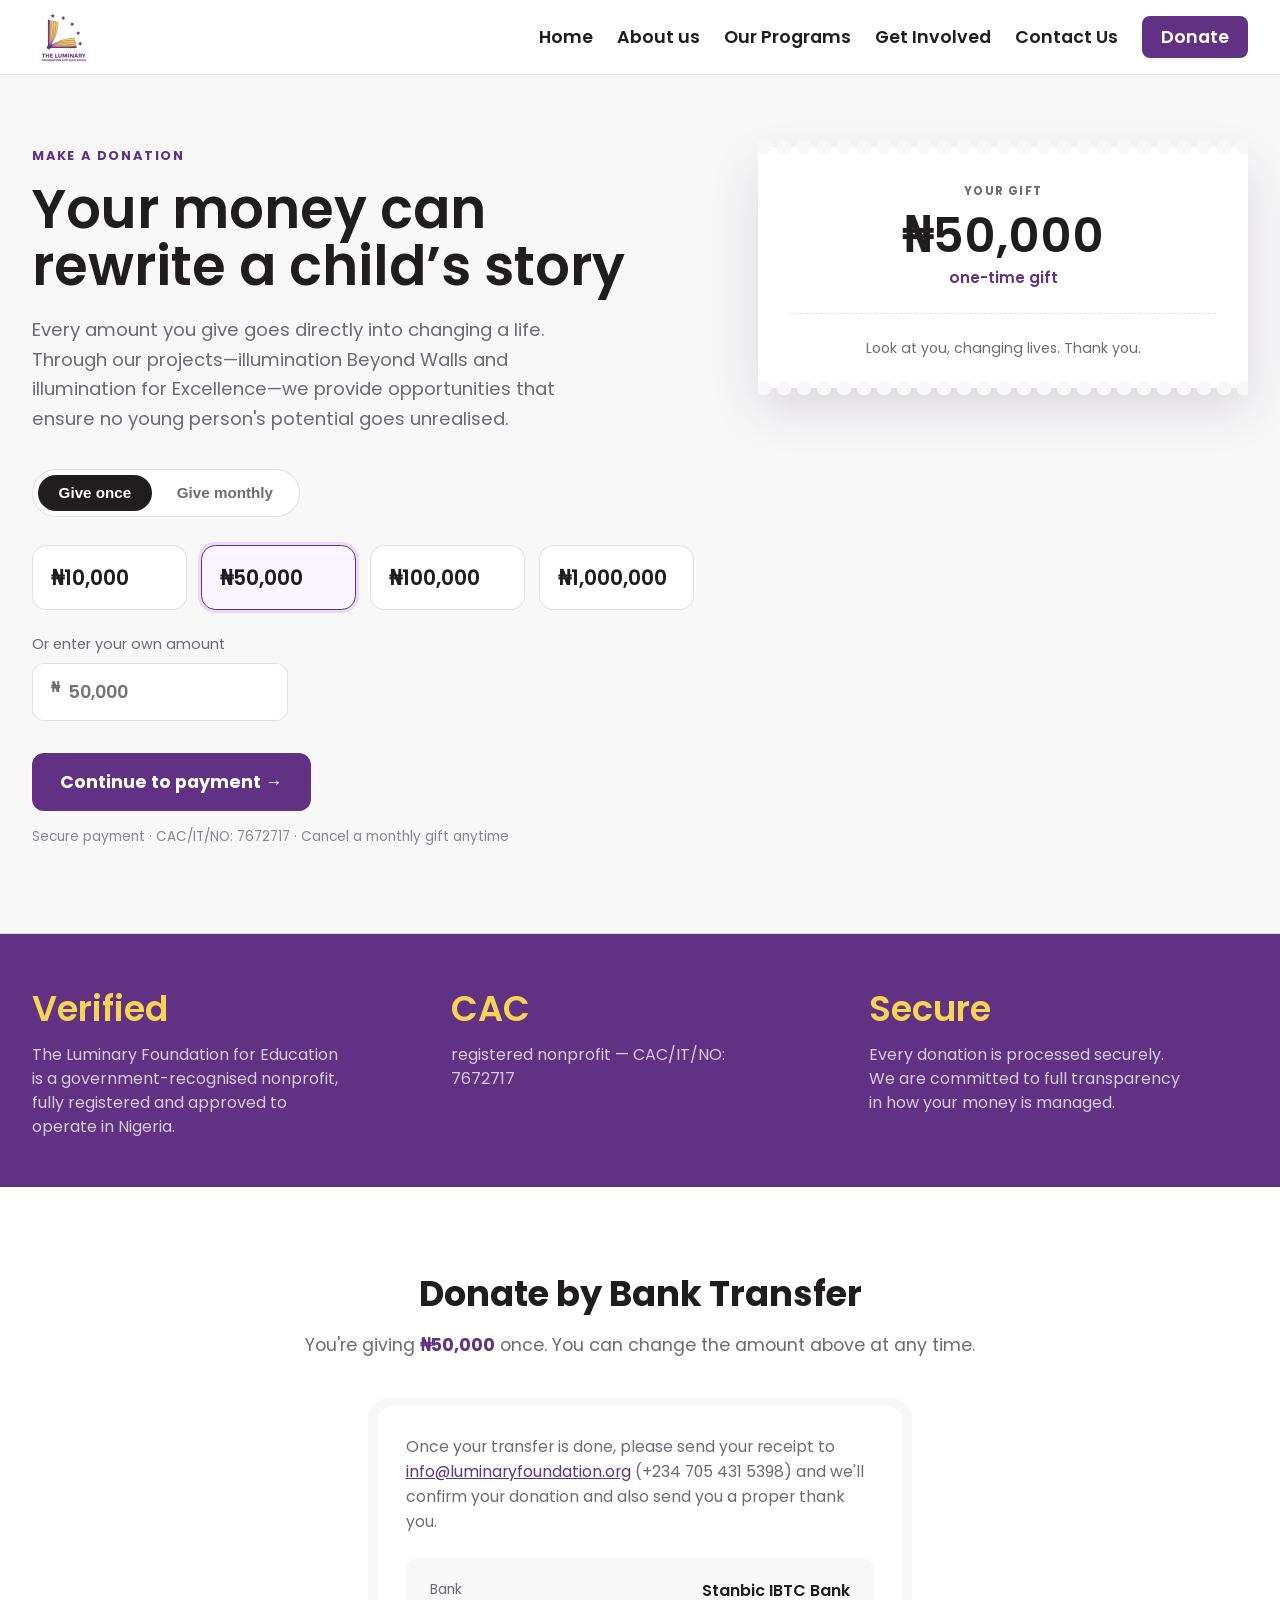
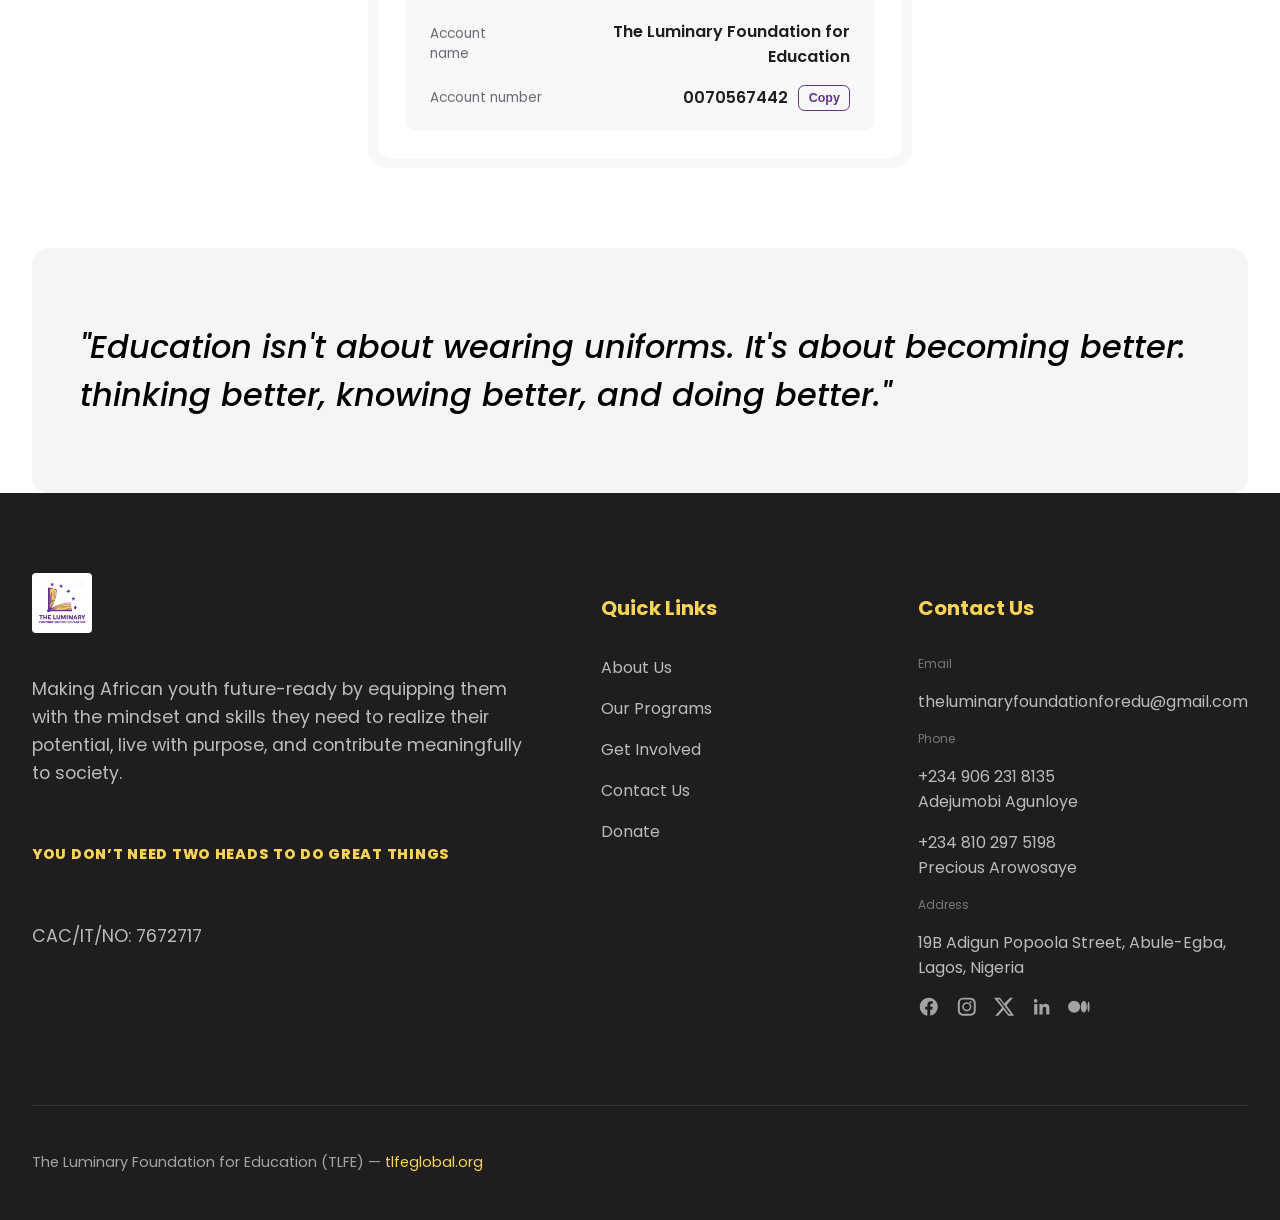
<file: donate.html>
<!DOCTYPE html>
<html lang="en">
  <head>
    <meta charset="UTF-8" />
    <meta name="viewport" content="width=device-width, initial-scale=1.0" />
    <link rel="stylesheet" href="css/styles.css" />
    <link rel="stylesheet" href="css/donate.css" />
    <link rel="preconnect" href="https://fonts.googleapis.com" />
    <link rel="preconnect" href="https://fonts.gstatic.com" crossorigin />
    <link href="https://fonts.googleapis.com/css2?family=Poppins:wght@400;500;600;700;800&display=swap" rel="stylesheet"/>
    <link rel="icon" type="image/png" href="img/transparent-tlfe-logo.png">
    <title>Donate — The Luminary Foundation for Education</title>
  </head>
  <body class="donate-page">
    <header class="header__shell">
      <div class="limit">
        <div class="header__layout">
          <a href="index.html"><img src="img/transparent-tlfe-logo.png" alt="luminary-logo" /></a>
          <button class="nav-toggle" type="button" aria-label="Toggle navigation" aria-expanded="false">
            <span></span>
            <span></span>
            <span></span>
          </button>
          <nav class="site-header__nav">
            <ul>
              <li class="site-header-nav-item">
                <a href="index.html" class="site-header-nav-links">Home</a>
              </li>
              <li class="site-header-nav-item">
                <a href="about_us.html" class="site-header-nav-links">About us</a>
              </li>
              <li class="site-header-nav-item">
                <a href="index.html#our-programs" class="site-header-nav-links">Our Programs</a>
              </li>
              <li class="site-header-nav-item">
                <a href="index.html#get-involved" class="site-header-nav-links">Get Involved</a>
              </li>
              <li class="site-header-nav-item">
                <a href="donate.html#site-footer" class="site-header-nav-links">Contact Us</a>
              </li>
              <li class="site-header-nav-item">
                <a href="donate.html" class="site-header-nav-links donate-link" aria-current="page">Donate</a>
              </li>
            </ul>
          </nav>
        </div>
      </div>
    </header>

    <main>
      <!-- HERO / GIVING PANEL -->
      <section class="give__shell">
        <div class="limit">
          <div class="give__layout">

            <div class="give-form">
              <p class="give-eyebrow">Make a donation</p>
              <h1 class="give-headline">Your money can <br>rewrite a child’s story</h1>
              <p class="give-subhead">
                Every amount you give goes directly into changing a life. Through our projects—illumination Beyond Walls and illumination for Excellence—we provide opportunities that ensure no young person's potential goes unrealised.
              </p>

              <div class="give-frequency" role="radiogroup" aria-label="Donation frequency">
                <button type="button" class="freq-btn is-active" data-freq="once" role="radio" aria-checked="true">Give once</button>
                <button type="button" class="freq-btn" data-freq="monthly" role="radio" aria-checked="false">Give monthly</button>
              </div>

              <div class="give-tiers" role="radiogroup" aria-label="Donation amount">
                <button type="button" class="tier-btn" data-amount="10000" role="radio" aria-checked="false">
                  <span class="tier-amount">&#8358;10,000</span>
                </button>
                <button type="button" class="tier-btn is-active" data-amount="50000" role="radio" aria-checked="true">
                  <span class="tier-amount">&#8358;50,000</span>
                </button>
                <button type="button" class="tier-btn" data-amount="100000" role="radio" aria-checked="false">
                  <span class="tier-amount">&#8358;100,000</span>
                </button>
                <button type="button" class="tier-btn" data-amount="1000000" role="radio" aria-checked="false">
                  <span class="tier-amount">&#8358;1,000,000</span>
                </button>
              </div>

              <label class="give-custom" for="custom-amount">
                <span>Or enter your own amount</span>
                <div class="give-custom-input">
                  <span class="currency-prefix">&#8358;</span>
                  <input type="number" id="custom-amount" inputmode="numeric" min="100" step="100" placeholder="50,000" />
                </div>
              </label>

              <a href="#payment" class="give-cta">
                Continue to payment &rarr;
              </a>
              <p class="give-fineprint">Secure payment · CAC/IT/NO: 7672717 · Cancel a monthly gift anytime</p>
            </div>

            <div class="receipt-wrap" aria-live="polite">
              <div class="receipt">
                <p class="receipt-eyebrow">Your gift</p>
                <p class="receipt-total-amount" id="receipt-total">&#8358;50,000</p>
                <p class="receipt-total-label" id="receipt-freq-label">one-time gift</p>
                <div class="receipt-divider"></div>
                <p class="receipt-footnote" id="receipt-footnote">
                  Look at you, changing lives. Thank you.
                </p>
              </div>
            </div>

          </div>
        </div>
      </section>

      <!-- TRUST ROW -->
      <section class="trust__shell">
        <div class="limit">
          <div class="trust-row">
            <div class="trust-item">
              <span class="trust-figure">Verified</span>
              <span class="trust-text">The Luminary Foundation for Education is a government-recognised nonprofit, fully registered and approved to operate in Nigeria.</span>
            </div>
            <div class="trust-item">
              <span class="trust-figure">CAC</span>
              <span class="trust-text">registered nonprofit — CAC/IT/NO: 7672717</span>
            </div>
            <div class="trust-item">
              <span class="trust-figure">Secure</span>
              <span class="trust-text">Every donation is processed securely. We are committed to full transparency in how your money is managed.</span>
            </div>
          </div>
        </div>
      </section>

      <!-- PAYMENT -->
      <section class="payment__shell" id="payment">
        <div class="limit">
          <div class="payment__layout">
            <div class="payment-intro">
              <h2>Donate by Bank Transfer</h2>
              <p>You're giving <strong id="payment-amount-echo">&#8358;50,000</strong> <span id="payment-freq-echo">once</span>. You can change the amount above at any time.</p>
            </div>

            <div class="payment-panel">
              <!-- <div class="payment-tabs" role="tablist" aria-label="Payment method">
                <button type="button" class="pay-tab is-active" data-tab="card" role="tab" aria-selected="true">Debit or credit card</button>
                <button type="button" class="pay-tab" data-tab="transfer" role="tab" aria-selected="false">Bank transfer</button>
              </div> -->

              <!-- <div class="payment-view is-active" data-view="card" role="tabpanel">
                <p class="payment-view-copy">
                  Lorem ipsum dolor sit amet, consectetur adipiscing elit sed do
                  eiusmod tempor incididunt.
                </p>
                <button type="button" class="pay-submit" id="card-submit">
                  Pay <span id="card-amount">&#8358;10,000</span> now &rarr;
                </button>
              </div> -->

              <div class="payment-view" data-view="transfer" role="tabpanel">
                <p class="payment-view-copy">
                  Once your transfer is done, please send your
                  receipt to
                  <a href="mailto:info@luminaryfoundation.org">info@luminaryfoundation.org</a> (+234 705 431 5398) and we'll confirm your donation and also send you a proper thank you.
                </p>
                <div class="transfer-card">
                  <div class="transfer-row">
                    <span class="transfer-label">Bank</span>
                    <span class="transfer-value">Stanbic IBTC Bank</span>
                  </div>
                  <div class="transfer-row">
                    <span class="transfer-label">Account name</span>
                    <span class="transfer-value">The Luminary Foundation for Education</span>
                  </div>
                  <div class="transfer-row">
                    <span class="transfer-label">Account number</span>
                    <span class="transfer-value transfer-account">
                      <span id="account-number">0070567442</span>
                      <button type="button" class="copy-btn" id="copy-account" aria-label="Copy account number">Copy</button>
                    </span>
                  </div>
                </div>
              </div>
            </div>
          </div>
        </div>
      </section>

      <!-- QUOTE -->
      <section class="article__shell">
        <div class="limit">
          <div class="edu-quote-container">
            <h2>
              "Education isn't about wearing uniforms. It's about becoming
              better: thinking better, knowing better, and doing better."
            </h2>
          </div>
        </div>
      </section>
    </main>

    <footer id="site-footer">
      <div class="footer-container">
        <div class="upper-footer">
          <div class="about-footer">
            <div class="footer-logo">
              <img src="img/tlfe-logo.jpg" alt="TLFE Logo" />
            </div>
            <p>
              Making African youth future-ready by equipping them with the
              mindset and skills they need to realize their potential, live with
              purpose, and contribute meaningfully to society.
            </p>
            <p class="footer-tagline">You don’t need two heads to do great things</p>
            <p class="cac-reg">CAC/IT/NO: 7672717</p>
          </div>

          <div class="links-footer">
            <h3>Quick Links</h3>
            <nav>
              <a href="about_us.html">About Us</a>
              <a href="programs.html">Our Programs</a>
              <a href="index.html#get-involved">Get Involved</a>
              <a href="donate.html#site-footer">Contact Us</a>
              <a href="donate.html">Donate</a>
            </nav>
          </div>

          <div class="contact-footer">
            <h3>Contact Us</h3>
            <div class="contact-info">
              <span class="contact-label">Email</span>
              <p>theluminaryfoundationforedu@gmail.com</p>

              <span class="contact-label">Phone</span>
              <p>+234 906 231 8135 <br> Adejumobi Agunloye</p>
              <p> +234 810 297 5198 <br> Precious Arowosaye</p>

              <span class="contact-label">Address</Address></span>
              <p>19B Adigun Popoola Street, Abule-Egba, Lagos, Nigeria</p>

              <div class="footer-socials">
                <a href="https://web.facebook.com/profile.php?id=61572305584378" target="_blank" rel="noopener" aria-label="Facebook">
                  <svg viewBox="0 0 24 24" fill="currentColor"><path d="M22 12.06C22 6.5 17.52 2 12 2S2 6.5 2 12.06c0 5 3.66 9.15 8.44 9.94v-7.03H7.9v-2.91h2.54V9.85c0-2.5 1.49-3.89 3.77-3.89 1.09 0 2.24.2 2.24.2v2.46h-1.26c-1.24 0-1.63.77-1.63 1.56v1.88h2.78l-.44 2.91h-2.34V22c4.78-.79 8.44-4.94 8.44-9.94Z"/></svg>
                </a>
                <a href="https://www.instagram.com/theluminaryfoundationforedu/" target="_blank" rel="noopener" aria-label="Instagram">
                  <svg viewBox="0 0 24 24" fill="currentColor"><path d="M12 2c2.72 0 3.06.01 4.12.06 1.06.05 1.79.22 2.43.47.66.26 1.22.6 1.77 1.15.55.55.9 1.11 1.15 1.77.25.64.42 1.37.47 2.43.05 1.06.06 1.4.06 4.12s-.01 3.06-.06 4.12c-.05 1.06-.22 1.79-.47 2.43-.26.66-.6 1.22-1.15 1.77-.55.55-1.11.9-1.77 1.15-.64.25-1.37.42-2.43.47-1.06.05-1.4.06-4.12.06s-3.06-.01-4.12-.06c-1.06-.05-1.79-.22-2.43-.47-.66-.26-1.22-.6-1.77-1.15-.55-.55-.9-1.11-1.15-1.77-.25-.64-.42-1.37-.47-2.43C2.01 15.06 2 14.72 2 12s.01-3.06.06-4.12c.05-1.06.22-1.79.47-2.43.26-.66.6-1.22 1.15-1.77.55-.55 1.11-.9 1.77-1.15.64-.25 1.37-.42 2.43-.47C8.94 2.01 9.28 2 12 2Zm0 1.8c-2.67 0-2.99.01-4.04.06-.87.04-1.34.18-1.66.3-.42.16-.72.36-1.03.67-.31.31-.51.61-.67 1.03-.12.32-.26.79-.3 1.66C4.25 9.01 4.24 9.33 4.24 12s.01 2.99.06 4.04c.04.87.18 1.34.3 1.66.16.42.36.72.67 1.03.31.31.61.51 1.03.67.32.12.79.26 1.66.3 1.05.05 1.37.06 4.04.06s2.99-.01 4.04-.06c.87-.04 1.34-.18 1.66-.3.42-.16.72-.36 1.03-.67.31-.31.51-.61.67-1.03.12-.32.26-.79.3-1.66.05-1.05.06-1.37.06-4.04s-.01-2.99-.06-4.04c-.04-.87-.18-1.34-.3-1.66a2.77 2.77 0 0 0-.67-1.03 2.77 2.77 0 0 0-1.03-.67c-.32-.12-.79-.26-1.66-.3C14.99 3.81 14.67 3.8 12 3.8Zm0 3.06a5.14 5.14 0 1 1 0 10.28 5.14 5.14 0 0 1 0-10.28Zm0 1.8a3.34 3.34 0 1 0 0 6.68 3.34 3.34 0 0 0 0-6.68Zm5.34-1.99a1.2 1.2 0 1 1-2.4 0 1.2 1.2 0 0 1 2.4 0Z"/></svg>
                </a>
                <a href="https://x.com/tlfeglobal" target="_blank" rel="noopener" aria-label="X (Twitter)">
                  <svg viewBox="0 0 24 24" fill="currentColor"><path d="M18.9 2h3.3l-7.2 8.24L23.5 22h-6.62l-5.18-6.78L5.75 22H2.44l7.7-8.82L1 2h6.79l4.68 6.2Zm-1.16 18h1.83L7.35 3.9H5.38Z"/></svg>
                </a>
                <a href="https://www.linkedin.com/company/the-luminary-foundation-for-education" target="_blank" rel="noopener" aria-label="LinkedIn">
                  <svg viewBox="0 0 24 24" fill="currentColor"><path d="M20.45 20.45h-3.56v-5.57c0-1.33-.02-3.03-1.85-3.03-1.85 0-2.14 1.45-2.14 2.94v5.66H9.34V9h3.42v1.56h.05c.48-.9 1.64-1.85 3.38-1.85 3.6 0 4.27 2.37 4.27 5.46v6.28ZM5.34 7.43a2.07 2.07 0 1 1 0-4.13 2.07 2.07 0 0 1 0 4.13ZM7.12 20.45H3.56V9h3.56v11.45Z"/></svg>
                </a>
                <a href="https://theluminaryfoundationforedu.medium.com/" target="_blank" rel="noopener" aria-label="Medium">
                  <svg viewBox="0 0 24 24" fill="currentColor"><path d="M13.54 12a6.72 6.72 0 0 1-6.72 6.72A6.72 6.72 0 0 1 .1 12a6.72 6.72 0 0 1 6.72-6.72A6.72 6.72 0 0 1 13.54 12Zm7.42 0c0 3.54-1.5 6.42-3.36 6.42-1.85 0-3.36-2.88-3.36-6.42s1.5-6.42 3.36-6.42c1.85 0 3.36 2.87 3.36 6.42Zm3.04 0c0 3.17-.53 5.75-1.18 5.75-.65 0-1.18-2.57-1.18-5.75s.53-5.75 1.18-5.75c.65 0 1.18 2.57 1.18 5.75Z"/></svg>
                </a>
              </div>
            </div>
          </div>
        </div>

        <hr />

        <div class="lower-footer">
          <p>
            The Luminary Foundation for Education (TLFE) &mdash;
            <a href="https://tlfeglobal.org">tlfeglobal.org</a>
          </p>
          <!-- <div class="legal-links">
            <a href="privacy-policy.html">Privacy Policy</a>
            <a href="terms.html">Terms of Service</a>
            <a href="transparency.html">Transparency</a>
          </div> -->
        </div>
      </div>
    </footer>

    <script>
      document.querySelectorAll('.nav-toggle').forEach((button) => {
        button.addEventListener('click', () => {
          const layout = button.closest('.header__layout');
          const nav = layout.querySelector('.site-header__nav');
          const isOpen = nav.classList.toggle('is-open');
          button.setAttribute('aria-expanded', String(isOpen));
        });
      });
    </script>

    <script>
      (function () {
        const nf = new Intl.NumberFormat('en-NG');
        const fmt = (n) => '\u20A6' + nf.format(n);

        const state = { amount: 50000, freq: 'once' };

        const receiptTotal = document.getElementById('receipt-total');
        const receiptFreqLabel = document.getElementById('receipt-freq-label');
        const paymentAmountEcho = document.getElementById('payment-amount-echo');
        const paymentFreqEcho = document.getElementById('payment-freq-echo');
        // const cardAmount = document.getElementById('card-amount');
        const customInput = document.getElementById('custom-amount');

        function render() {
          receiptTotal.textContent = fmt(state.amount);
          receiptFreqLabel.textContent = state.freq === 'monthly' ? 'every month' : 'one-time gift';

          const freqWord = state.freq === 'monthly' ? 'every month' : 'once';
          paymentAmountEcho.textContent = fmt(state.amount);
          paymentFreqEcho.textContent = freqWord;
          // cardAmount.textContent = fmt(state.amount);
        }

        document.querySelectorAll('.tier-btn').forEach((btn) => {
          btn.addEventListener('click', () => {
            document.querySelectorAll('.tier-btn').forEach((b) => {
              b.classList.remove('is-active');
              b.setAttribute('aria-checked', 'false');
            });
            btn.classList.add('is-active');
            btn.setAttribute('aria-checked', 'true');
            state.amount = Number(btn.dataset.amount);
            customInput.value = '';
            render();
          });
        });

        document.querySelectorAll('.freq-btn').forEach((btn) => {
          btn.addEventListener('click', () => {
            document.querySelectorAll('.freq-btn').forEach((b) => {
              b.classList.remove('is-active');
              b.setAttribute('aria-checked', 'false');
            });
            btn.classList.add('is-active');
            btn.setAttribute('aria-checked', 'true');
            state.freq = btn.dataset.freq;
            render();
          });
        });

        customInput.addEventListener('input', () => {
          const val = parseInt(customInput.value, 10);
          if (val && val > 0) {
            document.querySelectorAll('.tier-btn').forEach((b) => {
              b.classList.remove('is-active');
              b.setAttribute('aria-checked', 'false');
            });
            state.amount = val;
            render();
          }
        });

        // document.querySelectorAll('.pay-tab').forEach((tab) => {
        //   tab.addEventListener('click', () => {
        //     document.querySelectorAll('.pay-tab').forEach((t) => {
        //       t.classList.remove('is-active');
        //       t.setAttribute('aria-selected', 'false');
        //     });
        //     tab.classList.add('is-active');
        //     tab.setAttribute('aria-selected', 'true');

        //     const target = tab.dataset.tab;
        //     document.querySelectorAll('.payment-view').forEach((view) => {
        //       const match = view.dataset.view === target;
        //       view.classList.toggle('is-active', match);
        //       view.hidden = !match;
        //     });
        //   });
        // });

        const copyBtn = document.getElementById('copy-account');
        if (copyBtn) {
          copyBtn.addEventListener('click', () => {
            const number = document.getElementById('account-number').textContent;
            navigator.clipboard.writeText(number).then(() => {
              const original = copyBtn.textContent;
              copyBtn.textContent = 'Copied';
              setTimeout(() => (copyBtn.textContent = original), 1500);
            });
          });
        }

        render();
      })();
    </script>
  </body>
</html>
</file>
<file: css/styles.css>
:root {
    --brand-purple: #613183;
    --brand-yellow: #F8D456;
    --brand-white: #FFFFFF;
    --brand-charcoal: #1F1D1D;
    --font-primary: "Neue Montreal", "Poppins", sans-serif;
    --font-secondary: "Poppins", sans-serif;
}

*, *::before, *::after {
    box-sizing: border-box;
}

body {
    font-family: var(--font-secondary);
    margin: 0;
    padding: 0;
}

h1, h2, h3, h4, h5, h6 {
    font-family: var(--font-primary);
}

img {
    max-width: 100%;
    height: auto;
    display: block;
}

.header__shell {
    position: sticky;
    z-index: 3;
    top: 0;
    background-color: rgba(255, 255, 255, 0.9);
    backdrop-filter: blur(10px);
    border-bottom: 1px solid rgba(0, 0, 0, 0.1);
}

.header__layout {
    width: 100%;
    display: flex;
    flex-direction: row;
    align-items: center;
    justify-content: space-between;
    gap: 2rem;
    position: relative;
}

.nav-toggle {
    display: none;
    flex-direction: column;
    gap: 0.25rem;
    background: none;
    border: none;
    padding: 0.35rem;
    cursor: pointer;
}

.nav-toggle span {
    display: block;
    width: 1.5rem;
    height: 2px;
    background-color: var(--brand-charcoal);
    border-radius: 999px;
}

.header__layout .site-header__nav ul {
    display: flex;
    flex-direction: row;
    list-style-type: none;
    gap: 1.5rem;
}

.site-header__nav {
    display: flex;
    align-items: center;
    justify-content: center;
}

.site-header-nav-item {
    display: flex;
    align-items: center;
}

.site-header-nav-links {
    text-decoration: none;
    color: var(--brand-charcoal);
    font-size: 1.1rem;
    font-weight: 600;
    white-space: nowrap;
}

.site-header-nav-links:hover {
    color: var(--brand-purple);
}

.site-header__nav button {
    border: none;
    background-color: var(--brand-purple);
    color: white;
    font-size: 1.1rem;
    padding: 0.5rem;
    padding-inline: 1.2rem;
    border-radius: 0.5rem;
}

.site-header__nav button:hover {
    background-color: var(--brand-purple);
    filter: brightness(70%);
}

.site-header-nav-links.donate-link {
    display: inline-flex;
    align-items: center;
    justify-content: center;
    border-radius: 0.5rem;
    padding: 0.5rem 1.2rem;
    background-color: var(--brand-purple);
    color: white;
}

.site-header-nav-links.donate-link:hover {
    filter: brightness(70%);
    color: white;
}

header img {
    max-height: 4rem;
    width: auto;
}

.limit {
    max-width: 81.25rem;
    margin-inline: auto;
    padding-inline: 2rem;
    width: 100%;
}

.hero__shell {
    background: linear-gradient(rgba(0, 0, 0, 0.4), rgba(0, 0, 0, 0.4)), url('../img/hero-img.jpg') center/cover no-repeat;
    color: white;
    min-height: 100svh;
    display: flex;
    align-items: center;
    width: 100%;
}

.hero__shell .limit {
    padding-block: 5.5rem;
}

.hero__layout {
    display: flex;
    flex-direction: column;
    gap: 0.5rem;
}

.hero-tagline {
    color: var(--brand-yellow);
    font-weight: 600;
    margin-inline-start: 0.5rem;
    padding: 0;
    margin: 0;
}

.hero__layout h1 {
    font-size: 6rem;
    display: flex;
    flex-direction: column;
    line-height: 1;
    padding: 0;
    margin: 0;
}

.hero__layout h2 {
    font-weight: 500;
    color: rgba(255, 255, 255, 0.6);
    margin: 0;
    padding-block: 1rem;
}

.hero-buttons {
    display: flex;
    gap: 1rem;
}

.hero__layout button {
    border: none;
    background-color: var(--brand-yellow);
    color: var(--brand-charcoal);
    width: fit-content;
    font-size: 1.5rem;
    font-weight: 600;
    padding: 1.3rem;
    border-radius: 0.8rem;
}

.hero__layout button:hover {
    filter: brightness(80%);
}

.hero__layout .learn-more {
    background-color: var(--brand-purple);
    color: white;
}

.article__shell {
    height: fit-content;
    background-color: white;
}

.article__layout {
    display: flex;
    flex-direction: column;
    gap: 3rem;
}

.article__layout h1 {
    font-size: 4rem;
}

.what-we-do {
    display: grid;
    grid-template-columns: minmax(0, 0.9fr) minmax(0, 1.1fr);
    align-items: center;
    gap: clamp(2rem, 6vw, 5rem);
}

.project-showcase {
    display: grid;
    gap: 2rem;
}

.project-showcase-header {
    max-width: 48rem;
}

.project-showcase-header h2 {
    color: var(--brand-charcoal);
    font-size: clamp(1.75rem, 3vw, 2.5rem);
    margin: 0 0 0.5rem;
}

.project-showcase-tagline {
    color: var(--brand-purple);
    font-size: 1.15rem;
    font-weight: 600;
    margin: 0 0 0.75rem;
}

.project-showcase-intro {
    color: var(--brand-charcoal);
    line-height: 1.6;
    margin: 0;
}

.project-showcase-list {
    display: flex;
    flex-wrap: wrap;
    gap: 0.75rem;
    list-style: none;
    margin: 0;
    padding: 0;
}

.project-showcase-list li {
    color: var(--brand-charcoal);
    background-color: #f7f4f8;
    border: 1px solid rgba(97, 49, 131, 0.18);
    border-radius: 999px;
    font-size: 1rem;
    font-weight: 600;
    line-height: 1.4;
    padding: 0.75rem 1.25rem;
}

.track-record {
    display: grid;
    gap: 1.5rem;
}

.track-record-header {
    display: flex;
    align-items: flex-end;
    justify-content: space-between;
    gap: 1.5rem;
}

.track-record-header h2 {
    color: var(--brand-charcoal);
    font-size: clamp(1.75rem, 3vw, 2.5rem);
    margin: 0;
}

.track-record-impact {
    display: grid;
    gap: 0.15rem;
    margin: 0;
    text-align: right;
}

.track-record-impact strong {
    color: var(--brand-purple);
    font-size: clamp(2rem, 4vw, 3rem);
    line-height: 1;
}

.track-record-impact span {
    color: var(--brand-charcoal);
}

.track-record-projects {
    display: grid;
    grid-template-columns: repeat(3, minmax(0, 1fr));
    gap: 2rem;
}

.track-record-project {
    position: relative;
    overflow: hidden;
    background-color: var(--brand-charcoal);
    box-shadow: 0 10px 30px rgba(0, 0, 0, 0.08);
}

.track-record-project img {
    display: block;
    width: 100%;
    aspect-ratio: 5 / 4;
    object-fit: cover;
}

.track-record-project-title {
    position: absolute;
    inset: auto 0 0;
    padding: 1.25rem;
    color: var(--brand-white);
    background: linear-gradient(transparent, rgba(31, 29, 29, 0.88));
}

.track-record-project-title h3 {
    color: inherit;
    font-size: 1.4rem;
    line-height: 1.2;
    margin: 0;
}

.track-record-project-title p {
    color: inherit;
    font-size: 0.9rem;
    font-weight: 600;
    margin: 0.35rem 0 0;
}

.track-record-more {
    justify-self: start;
    color: var(--brand-purple);
    font-weight: 700;
    margin-bottom: 2rem;
    text-decoration: none;
}

.track-record-more:hover,
.track-record-more:focus-visible {
    text-decoration: underline;
}

.what-we-do-eyebrow {
    color: var(--brand-purple);
    font-size: 0.9rem;
    font-weight: 700;
    letter-spacing: 0.12em;
    margin: 0 0 0.75rem;
}

.article__layout .what-we-do-heading {
    color: var(--brand-charcoal);
    font-size: clamp(1.5rem, 2.5vw, 2rem);
    line-height: 1.3;
    font-weight: 600;
    margin: 0;
}

.gap-illustration {
    margin: 0;
    padding: clamp(1rem, 2vw, 1.5rem);
    border-radius: 1.25rem;
    background-color: #f7f4f8;
}

.gap-illustration svg {
    display: block;
    width: 100%;
    height: auto;
}

.problems-solutions {
    width: 100%;
}

.problems-solutions-table-wrapper {
    width: 100%;
    overflow-x: auto;
    border: 1px solid rgba(97, 49, 131, 0.18);
    border-radius: 1rem;
}

.problems-solutions-table {
    width: 100%;
    border-collapse: collapse;
    color: var(--brand-charcoal);
    line-height: 1.6;
}

.problems-solutions-table th,
.problems-solutions-table td {
    width: 50%;
    padding: 1.25rem 1.5rem;
    text-align: left;
    vertical-align: top;
    border-bottom: 1px solid rgba(97, 49, 131, 0.15);
}

.problems-solutions-table th {
    color: var(--brand-white);
    background-color: var(--brand-purple);
    font-size: 1.25rem;
}

.problems-solutions-table td + td,
.problems-solutions-table th + th {
    border-left: 1px solid rgba(97, 49, 131, 0.15);
}

.problems-solutions-table tbody tr:nth-child(even) {
    background-color: #f7f4f8;
}

.problems-solutions-table tbody tr:last-child td {
    border-bottom: 0;
}

@media (max-width: 700px) {
    .what-we-do {
        grid-template-columns: 1fr;
        gap: 2rem;
    }

    .track-record-header {
        align-items: flex-start;
    }

    .track-record-projects {
        grid-template-columns: 1fr;
    }

    .gap-illustration {
        max-width: 32rem;
        margin-inline: auto;
    }

    .problems-solutions-table {
        min-width: 600px;
    }

    .problems-solutions-table th,
    .problems-solutions-table td {
        padding: 1rem;
    }
}

.edu-crisis-container {
    display: flex;
    flex-direction: row;
    align-items: center;
    gap: 4rem;
    width: 100%;
}

.edu-crisis-container img {
    width: 50%;
    height: auto;
    border-radius: 1rem;
    object-fit: cover;
}

.edu-crisis-text {
    width: 50%;
}

.edu-crisis-text a {
    text-decoration: none;
}

.edu-quote-container {
    background-color: whitesmoke;
    padding: 3rem;
    border-radius: 1rem;
}

.edu-quote-container h2 {
    font-size: 2rem;
    font-style: italic;
    font-weight: 500;
}

.why-we-exist__shell {
    background-color: whitesmoke;
}

.why-we-exist__layout {
    display: flex;
    flex-direction: column;
    align-items: center;
    padding-block: 5rem; 
    max-width: 81.25rem;
    margin-inline: auto;
    margin-top: 5rem;
    padding-inline: 1rem; 
    width: 100%;
    align-items: flex-start;
}

.why-we-exist-header {
    font-size: 3rem;
    margin-bottom: 1.5rem;
    color: var(--brand-charcoal);
}

.why-we-exist-p {
    font-size: 1.2rem;
    line-height: 1.6;
    max-width: 50rem;
}

.education-quotes__shell {
    padding-block: 3rem;
    background-color: #fff;
}

.education-quotes-motto {
    max-width: 52rem;
    margin: 0 auto 2rem;
    color: var(--brand-purple);
    font-size: clamp(1.5rem, 3vw, 2.25rem);
    font-weight: 600;
    line-height: 1.3;
    text-align: center;
}

.education-quotes-list {
    display: grid;
    grid-template-columns: repeat(3, minmax(0, 1fr));
    gap: 1rem;
}

.education-quote {
    margin: 0;
    padding: 1.5rem;
    border-radius: 1rem;
    background-color: #fff;
    display: flex;
    flex-direction: column;
    gap: 1rem;
}

.education-quote p {
    margin: 0;
    line-height: 1.6;
}

@media (min-width: 701px) {
    .education-quote p {
        min-height: 4.8em;
    }
}

.education-quote cite {
    color: var(--brand-purple);
    font-size: 0.875rem;
    font-style: normal;
    line-height: 1.5;
}

.mission-and-vision-section {
    padding-block: 4rem 1rem;
    background-color: #f7f4f8;
}

.mission-and-vision {
    display: flex;
    flex-direction: row;
    gap: 2rem;
    padding-bottom: 2rem;
    width: 100%;
}

.what-we-do {
    margin-top: 3rem;
}

.mission-and-vision-container {
    flex: 1;
    background-color: #fff;
    border-radius: 1.5rem;
    overflow: hidden;
    box-shadow: 0 10px 30px rgba(0, 0, 0, 0.05);
    display: flex;
    flex-direction: column;
}

.mission-and-vision-container img {
    width: 100%;
    height: 250px;
    object-fit: cover;
    max-width: 100%;
}

.mav-text {
    padding: 2rem;
}

.mav-text h2 {
    font-size: 1.8rem;
    color: var(--brand-charcoal);
    margin-top: 0;
    margin-bottom: 0.5rem;
}

.mav-text p {
    font-size: 1.1rem;
    line-height: 1.6;
    color: var(--brand-charcoal);
}

.commitment_shell {
    background-color: var(--brand-purple);
    padding: 4rem;
}

.commitment_layout {
    background-color: white;
    display: flex;
    flex-direction: column;
    padding: 3rem;
    border-radius: 1rem;
    font-size: 1.5rem;
    align-items: center;
}

.get-involved__layout {
    display: flex;
    flex-direction: column;
    align-items: center;
    padding: 4rem;
    margin-top: 2rem;
}

.get-involved-tagline {
    display: flex;
    flex-direction: column;
    align-items: center;
    max-width: 800px;
    padding-inline: 1rem;
    text-align: center;
}

.get-involved-tagline h1 {
    font-size: 4rem;
    margin: 0rem;
}
.get-involved-tagline p {
    color: var(--brand-charcoal);
    line-height: 1.5;
    font-size: 1.7rem;
}

.get-involved-cards {
    display: flex;
    flex-direction: row;
    gap: 2rem;
    align-items: stretch;
    width: 100%;
    margin-top: 3.5rem;
}

.get-involved-card {
    flex: 1;
    background-color: #f8f9fa;
    padding: 3rem 2.2rem;
    border-radius: 1.5rem;
    display: flex;
    flex-direction: column;
    align-items: flex-start;
    text-align: left;
    transition: transform 0.3s cubic-bezier(0.25, 0.46, 0.45, 0.94), box-shadow 0.3s ease;
}

.get-involved-card:hover {
    transform: translateY(-10px);
    box-shadow: 0 15px 35px rgba(0, 0, 0, 0.06);
}

.gic-icon-box {
    margin-bottom: 1.5rem;
    width: 52px; 
    height: 52px;
    display: flex;
    align-items: center;
    justify-content: center;
    transition: transform 0.3s ease;
}

.get-involved-card:hover .gic-icon-box {
    transform: scale(1.1);
}

.get-involved-card h2 {
    font-size: 2rem;
    font-weight: 800;
    margin-bottom: 0.8rem;
    color: var(--brand-charcoal);
    letter-spacing: -0.01em;
}

.get-involved-card p {
    font-size: 1.1rem;
    line-height: 1.6;
    color: var(--brand-charcoal);
    margin-bottom: 2.5rem;
    flex-grow: 1;
}

.gic-btn {
    width: 100%;
    background-color: var(--brand-purple);
    color: white;
    border: none;
    padding: 1rem;
    border-radius: 0.75rem;
    font-weight: 700;
    font-size: 1.05rem;
    cursor: pointer;
    transition: filter 0.2s ease, transform 0.1s ease;
}

.gic-btn:hover {
    filter: brightness(90%);
}

.gic-btn:active {
    transform: scale(0.98);
}

footer {
    background-color: var(--brand-charcoal);
    color: #ffffff;
    padding-block: 5rem 2rem;
    width: 100%;
}

.footer-container {
    max-width: 81.25rem;
    margin-inline: auto;
    padding-inline: 2rem;
}

.upper-footer {
    display: flex;
    justify-content: space-between;
    gap: 4rem;
    margin-bottom: 4rem;
}

.about-footer {
    flex: 2;
    display: flex;
    flex-direction: column;
    gap: 1.5rem;
}

.footer-logo {
    width: 60px;
    height: 60px;
    background-color: #ffffff;
    border-radius: 4px;
    display: flex;
    align-items: center;
    justify-content: center;
    overflow: hidden;
}

.footer-logo img {
    width: 80%;
    height: auto;
}

.footer-socials {
    display: flex;
    gap: 1rem;
    margin-top: 1rem;
}

.footer-socials a {
    display: inline-flex;
    color: inherit; /* matches whatever text color the footer is using */
    opacity: 0.85;
    transition: opacity 0.2s ease, transform 0.2s ease;
}

.footer-socials a:hover {
    opacity: 1;
    transform: translateY(-2px);
}

.footer-socials svg {
    width: 1.35rem;
    height: 1.35rem;
}

.about-footer p {
    color: rgba(255, 255, 255, 0.7);
    line-height: 1.6;
    font-size: 1.1rem;
    max-width: 35rem;
}

.about-footer .footer-tagline {
    color: var(--brand-yellow);
    font-weight: 800;
    text-transform: uppercase;
    font-size: 0.9rem;
    letter-spacing: 0.05em;
}

.cac-reg {
    color: rgba(255, 255, 255, 0.3);
    font-size: 0.85rem;
}

.links-footer, .contact-footer {
    flex: 1;
}

.upper-footer h3 {
    font-size: 1.25rem;
    font-weight: 700;
    margin-bottom: 2rem;
    color: var(--brand-yellow);
}

.upper-footer a, .contact-info p {
    display: block;
    color: rgba(255, 255, 255, 0.7);
    text-decoration: none;
    margin-bottom: 1rem;
    font-size: 1rem;
    transition: color 0.3s ease;
}

.upper-footer a:hover {
    color: var(--brand-purple);
}

.contact-label {
    display: block;
    font-size: 0.75rem;
    color: rgba(255, 255, 255, 0.4);
    margin-bottom: 0.25rem;
}

hr {
    border: none;
    border-top: 1px solid rgba(255, 255, 255, 0.1);
    margin-bottom: 2rem;
}

.lower-footer {
    display: flex;
    justify-content: space-between;
    align-items: center;
    font-size: 0.9rem;
    color: rgba(255, 255, 255, 0.6);
}

.lower-footer a {
    color: var(--brand-yellow);
    text-decoration: none;
}

.lower-footer a:hover,
.lower-footer a:focus-visible {
    color: var(--brand-white);
    text-decoration: underline;
}

.legal-links {
    display: flex;
    gap: 2rem;
}

.legal-links a {
    color: rgba(255, 255, 255, 0.6);
    text-decoration: none;
}

.legal-links a:hover {
    color: #ffffff;
}

/* ===========================
   MOBILE & TABLET
=========================== */

@media (max-width: 768px) {

    .limit{
        padding-inline:1rem;
    }

    /* HERO */

    .hero__shell .limit{
        padding-block:3rem;
    }

    .hero__layout h1{
        font-size:clamp(2.5rem,10vw,4rem);
    }

    .hero__layout h2{
        font-size:1.1rem;
    }

    .hero-buttons{
        flex-direction:column;
        width:100%;
    }

    .hero-buttons button{
        width:100%;
        font-size:1rem;
    }

    /* ARTICLE */

    .article__layout h1{
        font-size:clamp(2rem,8vw,3rem);
    }

    .edu-crisis-container{
        flex-direction:column;
        gap:2rem;
    }

    .edu-crisis-container img{
    width: 100%;
    }

    .edu-crisis-text{
        width: 100%;
    }

    .edu-quote-container{
        padding:2rem;
    }

    .edu-quote-container h2{
        font-size:1.4rem;
    }

    /* WHY WE EXIST */

    .mission-and-vision{
        flex-direction:column;
    }

    .mission-and-vision-section {
        padding-block: 2rem 0;
    }

    .education-quotes__shell {
        padding-block: 2rem;
    }

    .education-quotes-list {
        grid-template-columns: 1fr;
    }

    /* CHOICE IS OURS */

    .commitment_shell{
        padding:2rem 1rem;
    }

    .commitment_layout{
        padding:2rem;
        font-size:1rem;
    }

    .commitment_layout h1{
        font-size:clamp(2rem,8vw,3.5rem);
    }

    /* GET INVOLVED */

    .get-involved__layout{
        padding:2rem 1rem;
    }

    .get-involved-tagline{
        padding-inline:0;
    }

    .get-involved-tagline h1{
        font-size:clamp(2rem,8vw,3rem);
    }

    .get-involved-tagline p{
        font-size:1.1rem;
    }

    .get-involved-cards{
        flex-direction:column;
    }

    .get-involved-card{
        width:100%;
    }

    /* FOOTER */

    .upper-footer{
        flex-direction:column;
        gap:2rem;
    }

    .lower-footer{
        flex-direction:column;
        gap:1rem;
        text-align:center;
    }

    .legal-links{
        justify-content:center;
        flex-wrap:wrap;
        gap:1rem;
    }

    /* NAVIGATION */

    .nav-toggle{
        display:flex;
    }

    .site-header__nav{
        display:none;
        position:absolute;
        top:calc(100% + .75rem);
        left:0;
        right:0;
        background:#fff;
        padding:1rem;
        border-radius:.75rem;
        box-shadow:0 10px 30px rgba(0,0,0,.1);
    }

    .site-header__nav.is-open{
        display:flex;
    }

    .header__layout .site-header__nav ul{
        flex-direction:column;
        gap:1rem;
        padding:0;
        margin:0;
    }

    .site-header-nav-item{
        width:100%;
    }

    .site-header-nav-links,
    .site-header-nav-links.donate-link{
        display:block;
        width:100%;
        text-align:center;
    }

}
/* ===========================
   ABOUT US PAGE
=========================== */

.about-hero__shell {
    background-color: whitesmoke;
    padding-block: 3rem 5rem;
}

.about-hero__layout {
    display: flex;
    flex-direction: column;
    align-items: center;
    text-align: center;
    max-width: 45rem;
    margin-inline: auto;
    gap: 0.5rem;
    margin-bottom: 3rem;
}

.about-hero-tagline {
    color: var(--brand-purple);
    font-weight: 700;
    letter-spacing: 0.05em;
    margin: 0;
}

.about-hero__layout h1 {
    font-size: 3.5rem;
    margin: 0;
    color: var(--brand-charcoal);
    line-height: 1.1;
}

.about-hero-sub {
    font-size: 1.2rem;
    color: var(--brand-charcoal);
    line-height: 1.6;
    margin: 0;
    margin-top: 0.5rem;
}

.about-hero-img {
    width: 100%;
    max-height: 28rem;
    object-fit: cover;
    border-radius: 1.5rem;
}

.our-story__shell {
    background-color: white;
    padding-block: 5rem;
}

.our-story-heading {
    font-size: 3rem;
    margin-top: 0;
    color: var(--brand-charcoal);
}

.our-story__shell .edu-crisis-text p {
    color: var(--brand-charcoal);
    font-size: 1.1rem;
    line-height: 1.65;
}

.our-values__shell {
    background-color: whitesmoke;
    padding-block: 5rem;
}

.our-values__layout {
    display: flex;
    flex-direction: column;
    align-items: center;
    text-align: center;
}

.our-values-heading {
    font-size: 3rem;
    margin: 0;
    color: var(--brand-charcoal);
}

.our-values-sub {
    color: var(--brand-charcoal);
    font-size: 1.2rem;
    margin-top: 0.75rem;
    margin-bottom: 3rem;
}

.our-values-cards {
    display: flex;
    flex-direction: row;
    gap: 1.5rem;
    width: 100%;
}

.value-card {
    flex: 1;
    background-color: #fff;
    padding: 2.5rem 1.8rem;
    border-radius: 1.5rem;
    box-shadow: 0 10px 30px rgba(0, 0, 0, 0.05);
    display: flex;
    flex-direction: column;
    align-items: flex-start;
    text-align: left;
    transition: transform 0.3s cubic-bezier(0.25, 0.46, 0.45, 0.94);
}

.value-card:hover {
    transform: translateY(-8px);
}

.value-card h3 {
    font-size: 1.4rem;
    color: var(--brand-charcoal);
    margin-bottom: 0.5rem;
}

.value-card p {
    color: var(--brand-charcoal);
    font-size: 1rem;
    line-height: 1.55;
    margin: 0;
}

.our-team__shell {
    background-color: white;
    padding-block: 5rem;
}

.our-team__layout {
    display: flex;
    flex-direction: column;
    align-items: center;
    text-align: center;
}

.our-team-heading {
    font-size: 3rem;
    margin: 0;
    color: var(--brand-charcoal);
}

.our-team-sub {
    color: var(--brand-charcoal);
    font-size: 1.2rem;
    margin-top: 0.75rem;
    margin-bottom: 3rem;
}

.our-team-cards {
    display: flex;
    flex-direction: row;
    flex-wrap: wrap;
    gap: 1.5rem;
    width: 100%;
    justify-content: center;
}

.team-card {
    flex: 0 1 12.5rem;
    text-align: left;
}

.team-card img {
    width: 100%;
    aspect-ratio: 1 / 1;
    object-fit: cover;
    border-radius: 1rem;
    margin-bottom: 1rem;
}

.team-card h3 {
    font-size: 1.2rem;
    color: var(--brand-charcoal);
    margin: 0;
}

.team-role {
    color: var(--brand-purple);
    font-weight: 600;
    font-size: 0.95rem;
    margin: 0.2rem 0 0.6rem;
}

/* ===========================
   ABOUT US - MOBILE & TABLET
=========================== */

@media (max-width: 768px) {

    .about-hero__layout h1 {
        font-size: clamp(2.2rem, 9vw, 3rem);
    }

    .about-hero-sub {
        font-size: 1.05rem;
    }

    .about-hero-img {
        max-height: 16rem;
    }

    .our-story__shell {
        padding-block: 3rem;
    }

    .our-story-heading {
        font-size: clamp(2rem, 8vw, 2.75rem);
    }

    .our-values__shell,
    .our-team__shell {
        padding-block: 3rem;
    }

    .our-values-heading,
    .our-team-heading {
        font-size: clamp(2rem, 8vw, 2.75rem);
    }

    .our-values-cards {
        flex-direction: column;
    }

    .team-card {
        flex: 1 1 100%;
        max-width: 20rem;
    }
}

/* ===========================
   OUR PROGRAMS PAGE
=========================== */

.programs-hero__shell {
    background: linear-gradient(rgba(13, 27, 42, 0.15), rgba(13, 27, 42, 0.75)), url('../img/programs-hero.jpeg') center/cover no-repeat;
    min-height: 26rem;
    display: flex;
    align-items: flex-end;
    padding-block: 0 3rem;
}

.programs-hero__layout {
    display: flex;
    flex-direction: column;
    align-items: flex-start;
    text-align: left;
    max-width: 42rem;
    gap: 0.5rem;
}

.programs-hero-tagline {
    color: var(--brand-yellow);
    font-weight: 700;
    letter-spacing: 0.05em;
    margin: 0;
}

.programs-hero__layout h1 {
    font-size: 3rem;
    margin: 0;
    color: #ffffff;
    line-height: 1.15;
}

.programs-hero-sub {
    font-size: 1.15rem;
    color: rgba(255, 255, 255, 0.85);
    line-height: 1.6;
    margin: 0;
    margin-top: 0.5rem;
}

.programs-grid__shell {
    background-color: white;
    padding-block: 4rem 5rem;
}

.programs-grid {
    --programs-columns: 3;
    display: grid;
    grid-template-columns: repeat(var(--programs-columns), minmax(0, 1fr));
    gap: 2.5rem;
}

/* Page dim overlay: darkens the rest of the page while a program card is active */
.page-dim-overlay {
    position: fixed;
    inset: 0;
    background-color: rgba(13, 27, 42, 0.6);
    opacity: 0;
    pointer-events: none;
    transition: opacity 0.3s ease;
    z-index: 4;
}

body.is-dimmed .page-dim-overlay {
    opacity: 1;
    pointer-events: auto;
}

.program-card {
    position: relative;
    z-index: 1;
    overflow: hidden;
    box-shadow: 0 10px 30px rgba(0, 0, 0, 0.05);
}

.program-card.is-active {
    z-index: 5;
}

.program-image-wrap {
    position: relative;
    width: 100%;
    aspect-ratio: 5 / 4;
    overflow: hidden;
}

.program-image-wrap img {
    width: 100%;
    height: 100%;
    object-fit: cover;
    display: block;
}

.program-stat {
    position: absolute;
    left: 1.1rem;
    bottom: 1.1rem;
    z-index: 2;
}

.program-stat-number {
    margin: 0;
    color: white;
    font-size: 2.2rem;
    font-weight: 800;
    line-height: 1.1;
}

.program-stat-label {
    margin: 0;
    color: white;
    font-weight: 600;
    font-size: 0.95rem;
}

.programs-year-group {
    margin-bottom: 4rem;
}

.programs-year-group:last-child {
    margin-bottom: 0;
}

.programs-year-heading {
    font-size: 2rem;
    font-weight: 800;
    color: var(--brand-charcoal);
    margin: 0 0 1.5rem;
    padding-bottom: 0.75rem;
    border-bottom: 3px solid var(--brand-purple);
}

.program-overlay {
    position: absolute;
    inset: 0;
    z-index: 3;
    background-color: rgba(13, 27, 42, 0.78);
    display: flex;
    flex-direction: column;
    justify-content: flex-end;
    align-items: flex-start;
    text-align: left;
    padding: 1.1rem;
    gap: 0.6rem;
    opacity: 0;
    transform: translateY(12px);
    transition: opacity 0.35s ease, transform 0.35s ease;
}

.program-card.is-active .program-overlay {
    opacity: 1;
    transform: translateY(0);
}

.program-overlay-text {
    color: white;
    font-size: 0.95rem;
    line-height: 1.5;
    margin: 0;
}


/* ===========================
   OUR PROGRAMS - MOBILE & TABLET
=========================== */

@media (max-width: 768px) {

    .programs-hero__shell {
        min-height: 20rem;
        padding-block: 0 2rem;
        background-attachment: scroll;
    }

    .programs-hero__layout h1 {
        font-size: clamp(2rem, 8vw, 2.6rem);
    }

    .programs-hero-sub {
        font-size: 1rem;
        line-height: 1.55;
    }

    .programs-grid__shell {
        padding-block: 2.5rem 3rem;
    }

    .programs-grid {
        --programs-columns: 1;
        gap: 1.25rem;
    }

    .program-stat-number {
        font-size: 1.8rem;
    }

    .program-stat-label {
        font-size: 0.85rem;
    }

    .programs-year-group {
        margin-bottom: 2.5rem;
    }

    .programs-year-heading {
        font-size: 1.5rem;
        margin-bottom: 1rem;
    }

}
</file>
<file: css/donate.css>
/* ===========================
   DONATE PAGE — design tokens
=========================== */

:root {
    --purple: var(--brand-purple);
    --gold: var(--brand-yellow);
    --white: var(--brand-white);
    --ink: var(--brand-charcoal);
    --muted: #6b6b74;
    --surface: #f8f8f9;
    --line: rgba(23, 21, 28, 0.12);
}

.donate-page {
    background-color: #ffffff;
}

.donate-page h1,
.donate-page h2,
.receipt-total-amount,
.tier-amount,
.trust-figure {
    font-family: var(--font-primary);
}

/* ===========================
   GIVING HERO
=========================== */

.give__shell {
    background-color: var(--surface);
    padding-block: 4.5rem;
    border-bottom: 1px solid var(--line);
}

.give__layout {
    display: grid;
    grid-template-columns: 1.15fr 0.85fr;
    gap: 4rem;
    align-items: start;
}

.give-eyebrow {
    text-transform: uppercase;
    letter-spacing: 0.14em;
    font-size: 0.8rem;
    font-weight: 700;
    color: var(--purple);
    margin: 0 0 1rem;
}

.give-headline {
    font-size: 3.4rem;
    line-height: 1.05;
    font-weight: 600;
    color: var(--ink);
    margin: 0 0 1.25rem;
}

.give-subhead {
    font-size: 1.15rem;
    line-height: 1.6;
    color: var(--muted);
    max-width: 34rem;
    margin: 0 0 2.25rem;
}

/* frequency toggle */

.give-frequency {
    display: inline-flex;
    background-color: #fff;
    border: 1px solid var(--line);
    border-radius: 999px;
    padding: 0.3rem;
    gap: 0.25rem;
    margin-bottom: 1.75rem;
}

.freq-btn {
    border: none;
    background: transparent;
    padding: 0.6rem 1.3rem;
    border-radius: 999px;
    font-size: 0.95rem;
    font-weight: 600;
    color: var(--muted);
    cursor: pointer;
    transition: background-color 0.2s ease, color 0.2s ease;
}

.freq-btn.is-active {
    background-color: var(--ink);
    color: #fff;
}

/* amount tiers */

.give-tiers {
    display: grid;
    grid-template-columns: repeat(4, 1fr);
    gap: 0.85rem;
    margin-bottom: 1.5rem;
}

.tier-btn {
    display: flex;
    flex-direction: column;
    align-items: flex-start;
    gap: 0.35rem;
    background-color: #fff;
    border: 1.5px solid var(--line);
    border-radius: 0.9rem;
    padding: 1rem 1.1rem;
    cursor: pointer;
    text-align: left;
    transition: border-color 0.2s ease, transform 0.15s ease, box-shadow 0.2s ease;
}

.tier-btn:hover {
    border-color: var(--purple);
    transform: translateY(-2px);
}

.tier-btn.is-active {
    border-color: var(--purple);
    background-color: #fbf5ff;
    box-shadow: 0 0 0 3px rgba(130, 0, 219, 0.12);
}

.tier-amount {
    font-size: 1.3rem;
    font-weight: 600;
    color: var(--ink);
}

.tier-label {
    font-size: 0.82rem;
    color: var(--muted);
    line-height: 1.3;
}

/* custom amount */

.give-custom {
    display: block;
    margin-bottom: 2rem;
}

.give-custom span {
    display: block;
    font-size: 0.9rem;
    color: var(--muted);
    margin-bottom: 0.5rem;
}

.give-custom-input {
    display: flex;
    align-items: center;
    background-color: #fff;
    border: 1.5px solid var(--line);
    border-radius: 0.75rem;
    padding: 0.85rem 1.1rem;
    max-width: 16rem;
    transition: border-color 0.2s ease;
}

.give-custom-input:focus-within {
    border-color: var(--purple);
}

.currency-prefix {
    color: var(--muted);
    font-weight: 600;
    margin-right: 0.4rem;
}

.give-custom-input input {
    border: none;
    outline: none;
    font-size: 1.1rem;
    font-weight: 600;
    color: var(--ink);
    width: 100%;
    background: transparent;
    font-family: inherit;
}

/* CTA */

.give-cta {
    display: inline-flex;
    align-items: center;
    gap: 0.5rem;
    background-color: var(--purple);
    color: #fff;
    font-size: 1.1rem;
    font-weight: 700;
    text-decoration: none;
    padding: 1rem 1.75rem;
    border-radius: 0.75rem;
    transition: filter 0.2s ease, transform 0.15s ease;
}

.give-cta:hover {
    filter: brightness(88%);
    transform: translateY(-1px);
}

.give-fineprint {
    font-size: 0.85rem;
    color: var(--muted);
    opacity: 0.8;
    margin-top: 1rem;
}

/* ===========================
   THE RECEIPT — signature element
=========================== */

.receipt-wrap {
    position: sticky;
    top: 6.5rem;
}

.receipt {
    background-color: var(--white);
    border-radius: 0.4rem;
    padding: 2.25rem 2rem 1.75rem;
    box-shadow: 0 20px 50px rgba(47, 24, 40, 0.14);
    position: relative;
}

.receipt::before,
.receipt::after {
    content: "";
    position: absolute;
    left: 0;
    right: 0;
    height: 14px;
    background-image: radial-gradient(circle, var(--surface) 7px, transparent 7.5px);
    background-size: 20px 20px;
    background-position: -4px center;
    background-repeat: repeat-x;
}

.receipt::before {
    top: -7px;
}

.receipt::after {
    bottom: -7px;
}

.receipt-eyebrow {
    text-transform: uppercase;
    letter-spacing: 0.12em;
    font-size: 0.72rem;
    font-weight: 700;
    color: var(--muted);
    margin: 0 0 0.75rem;
    text-align: center;
}

.receipt-total-amount {
    font-size: 3rem;
    font-weight: 600;
    color: var(--ink);
    text-align: center;
    margin: 0;
    line-height: 1;
}

.receipt-total-label {
    text-align: center;
    color: var(--purple);
    font-weight: 600;
    font-size: 0.95rem;
    margin: 0.4rem 0 0;
}

.receipt-divider {
    border-top: 1px dashed var(--line);
    margin: 1.5rem 0;
}

.receipt-footnote {
    text-align: center;
    color: var(--muted);
    font-size: 0.88rem;
    line-height: 1.5;
    margin: 0;
}

/* ===========================
   TRUST ROW
=========================== */

.trust__shell {
    background-color: var(--purple);
    padding-block: 3rem;
}

.trust-row {
    display: grid;
    grid-template-columns: repeat(3, 1fr);
    gap: 2.5rem;
}

.trust-item {
    display: flex;
    flex-direction: column;
    gap: 0.5rem;
}

.trust-figure {
    font-size: 2.2rem;
    font-weight: 600;
    color: var(--gold);
}

.trust-text {
    color: rgba(255, 255, 255, 0.75);
    font-size: 1rem;
    line-height: 1.5;
    max-width: 20rem;
}

/* ===========================
   PAYMENT
=========================== */

.payment__shell {
    padding-block: 5rem;
    background-color: #ffffff;
    scroll-margin-top: 6rem;
}

.payment__layout {
    display: flex;
    flex-direction: column;
    align-items: center;
    text-align: center;
}

.payment-intro h2 {
    font-size: 2.2rem;
    color: var(--ink);
    margin: 0 0 0.75rem;
}

.payment-intro p {
    color: var(--muted);
    font-size: 1.1rem;
    margin: 0 0 2.5rem;
}

.payment-intro strong {
    color: var(--purple);
}

.payment-panel {
    width: 100%;
    max-width: 34rem;
    background-color: var(--surface);
    border-radius: 1.25rem;
    padding: 0.5rem;
    text-align: left;
}

.payment-tabs {
    display: flex;
    gap: 0.4rem;
    padding: 0.6rem;
}

.pay-tab {
    flex: 1;
    border: none;
    background: transparent;
    padding: 0.85rem 1rem;
    border-radius: 0.75rem;
    font-weight: 600;
    font-size: 0.95rem;
    color: var(--muted);
    cursor: pointer;
    transition: background-color 0.2s ease, color 0.2s ease;
}

.pay-tab.is-active {
    background-color: #fff;
    color: var(--purple);
    box-shadow: 0 4px 14px rgba(47, 24, 40, 0.08);
}

.payment-view {
    background-color: #fff;
    border-radius: 1rem;
    padding: 1.75rem;
    margin: 0 0.1rem 0.1rem;
}

.payment-view-copy {
    color: var(--muted);
    font-size: 0.98rem;
    line-height: 1.6;
    margin: 0 0 1.5rem;
}

.payment-view-copy a {
    color: var(--purple);
}

.pay-submit {
    width: 100%;
    border: none;
    background-color: var(--purple);
    color: #fff;
    font-size: 1.05rem;
    font-weight: 700;
    padding: 1rem;
    border-radius: 0.75rem;
    cursor: pointer;
    transition: filter 0.2s ease;
}

.pay-submit:hover {
    filter: brightness(88%);
}

.transfer-card {
    background-color: var(--surface);
    border-radius: 0.75rem;
    padding: 1.25rem 1.5rem;
    display: flex;
    flex-direction: column;
    gap: 1rem;
}

.transfer-row {
    display: flex;
    justify-content: space-between;
    align-items: center;
    gap: 1rem;
}

.transfer-label {
    font-size: 0.85rem;
    color: var(--muted);
}

.transfer-value {
    font-weight: 600;
    color: var(--ink);
    text-align: right;
}

.transfer-account {
    display: flex;
    align-items: center;
    gap: 0.6rem;
}

.copy-btn {
    border: 1px solid var(--purple);
    background: transparent;
    color: var(--purple);
    font-size: 0.78rem;
    font-weight: 700;
    padding: 0.3rem 0.6rem;
    border-radius: 0.4rem;
    cursor: pointer;
    transition: background-color 0.2s ease, color 0.2s ease;
}

.copy-btn:hover {
    background-color: var(--purple);
    color: #fff;
}

/* ===========================
   RESPONSIVE
=========================== */

@media (max-width: 900px) {
    .give__layout {
        grid-template-columns: 1fr;
    }

    .receipt-wrap {
        position: static;
        order: -1;
    }

    .give-headline {
        font-size: 2.5rem;
    }

    .give-tiers {
        grid-template-columns: repeat(2, 1fr);
    }

    .trust-row {
        grid-template-columns: 1fr;
        gap: 2rem;
    }
}

@media (max-width: 480px) {
    .give-tiers {
        grid-template-columns: 1fr 1fr;
    }

    .receipt-total-amount {
        font-size: 2.4rem;
    }
}
</file>
